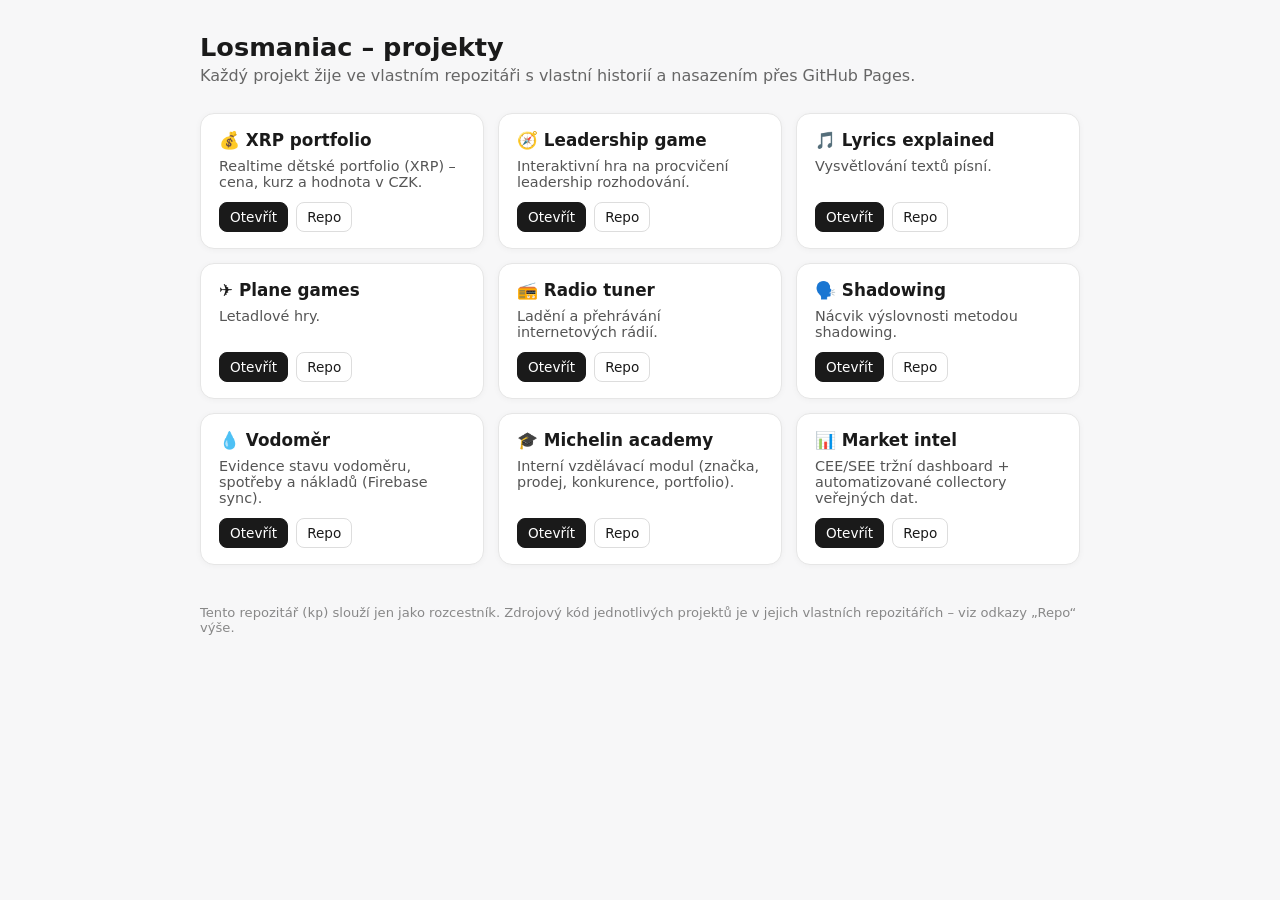
<file: index.html>
<!doctype html>
<html lang="cs">
<head>
  <meta charset="utf-8" />
  <meta name="viewport" content="width=device-width,initial-scale=1" />
  <title>Losmaniac – rozcestník projektů</title>
  <style>
    :root { color-scheme: light dark; }
    body {
      font-family: system-ui, -apple-system, "Segoe UI", Roboto, Arial, sans-serif;
      margin: 0; padding: 32px 16px 64px;
      background: #f7f7f8; color: #1a1a1a;
    }
    @media (prefers-color-scheme: dark) {
      body { background: #14161a; color: #eaeaea; }
      .card { background: #1d2026 !important; border-color: #2a2e36 !important; }
      .desc { color: #a9adb4 !important; }
      a.btn { border-color: #3a3f48 !important; }
      a.btn:hover { background: #262a31 !important; }
    }
    main { max-width: 880px; margin: 0 auto; }
    h1 { margin: 0 0 4px; font-size: 1.6rem; }
    p.lead { color: #666; margin: 0 0 28px; }
    .grid {
      display: grid; gap: 14px;
      grid-template-columns: repeat(auto-fill, minmax(240px, 1fr));
    }
    .card {
      background: #fff; border: 1px solid #e6e6e6; border-radius: 14px;
      padding: 16px 18px; box-shadow: 0 1px 6px rgba(0,0,0,.04);
      display: flex; flex-direction: column; gap: 8px;
    }
    .card h2 { margin: 0; font-size: 1.05rem; }
    .desc { color: #555; font-size: .9rem; margin: 0; flex-grow: 1; }
    .links { display: flex; gap: 8px; margin-top: 4px; }
    a.btn {
      text-decoration: none; font-size: .85rem; padding: 6px 10px;
      border: 1px solid #ddd; border-radius: 8px; color: inherit;
    }
    a.btn:hover { background: #f0f0f0; }
    a.btn.primary { background: #1a1a1a; color: #fff; border-color: #1a1a1a; }
    @media (prefers-color-scheme: dark) {
      a.btn.primary { background: #eaeaea; color: #14161a; border-color: #eaeaea; }
    }
    footer { max-width: 880px; margin: 40px auto 0; color: #888; font-size: .82rem; }
  </style>
</head>
<body>
  <main>
    <h1>Losmaniac – projekty</h1>
    <p class="lead">Každý projekt žije ve vlastním repozitáři s vlastní historií a nasazením přes GitHub Pages.</p>

    <div class="grid">
      <div class="card">
        <h2>💰 XRP portfolio</h2>
        <p class="desc">Realtime dětské portfolio (XRP) – cena, kurz a hodnota v CZK.</p>
        <div class="links">
          <a class="btn primary" href="https://losmaniac.github.io/xrp-portfolio/">Otevřít</a>
          <a class="btn" href="https://github.com/losmaniac/xrp-portfolio">Repo</a>
        </div>
      </div>

      <div class="card">
        <h2>🧭 Leadership game</h2>
        <p class="desc">Interaktivní hra na procvičení leadership rozhodování.</p>
        <div class="links">
          <a class="btn primary" href="https://losmaniac.github.io/leadership-game/">Otevřít</a>
          <a class="btn" href="https://github.com/losmaniac/leadership-game">Repo</a>
        </div>
      </div>

      <div class="card">
        <h2>🎵 Lyrics explained</h2>
        <p class="desc">Vysvětlování textů písní.</p>
        <div class="links">
          <a class="btn primary" href="https://losmaniac.github.io/lyrics-explained/">Otevřít</a>
          <a class="btn" href="https://github.com/losmaniac/lyrics-explained">Repo</a>
        </div>
      </div>

      <div class="card">
        <h2>✈️ Plane games</h2>
        <p class="desc">Letadlové hry.</p>
        <div class="links">
          <a class="btn primary" href="https://losmaniac.github.io/plane-games/">Otevřít</a>
          <a class="btn" href="https://github.com/losmaniac/plane-games">Repo</a>
        </div>
      </div>

      <div class="card">
        <h2>📻 Radio tuner</h2>
        <p class="desc">Ladění a přehrávání internetových rádií.</p>
        <div class="links">
          <a class="btn primary" href="https://losmaniac.github.io/radio-tuner/">Otevřít</a>
          <a class="btn" href="https://github.com/losmaniac/radio-tuner">Repo</a>
        </div>
      </div>

      <div class="card">
        <h2>🗣️ Shadowing</h2>
        <p class="desc">Nácvik výslovnosti metodou shadowing.</p>
        <div class="links">
          <a class="btn primary" href="https://losmaniac.github.io/shadowing/">Otevřít</a>
          <a class="btn" href="https://github.com/losmaniac/shadowing">Repo</a>
        </div>
      </div>

      <div class="card">
        <h2>💧 Vodoměr</h2>
        <p class="desc">Evidence stavu vodoměru, spotřeby a nákladů (Firebase sync).</p>
        <div class="links">
          <a class="btn primary" href="https://losmaniac.github.io/vodomer/">Otevřít</a>
          <a class="btn" href="https://github.com/losmaniac/vodomer">Repo</a>
        </div>
      </div>

      <div class="card">
        <h2>🎓 Michelin academy</h2>
        <p class="desc">Interní vzdělávací modul (značka, prodej, konkurence, portfolio).</p>
        <div class="links">
          <a class="btn primary" href="https://losmaniac.github.io/michelin-academy/">Otevřít</a>
          <a class="btn" href="https://github.com/losmaniac/michelin-academy">Repo</a>
        </div>
      </div>

      <div class="card">
        <h2>📊 Market intel</h2>
        <p class="desc">CEE/SEE tržní dashboard + automatizované collectory veřejných dat.</p>
        <div class="links">
          <a class="btn primary" href="https://losmaniac.github.io/market-intel/">Otevřít</a>
          <a class="btn" href="https://github.com/losmaniac/market-intel">Repo</a>
        </div>
      </div>
    </div>
  </main>

  <footer>
    Tento repozitář (<code>kp</code>) slouží jen jako rozcestník. Zdrojový kód jednotlivých projektů
    je v jejich vlastních repozitářích – viz odkazy „Repo“ výše.
  </footer>
</body>
</html>
</file>
